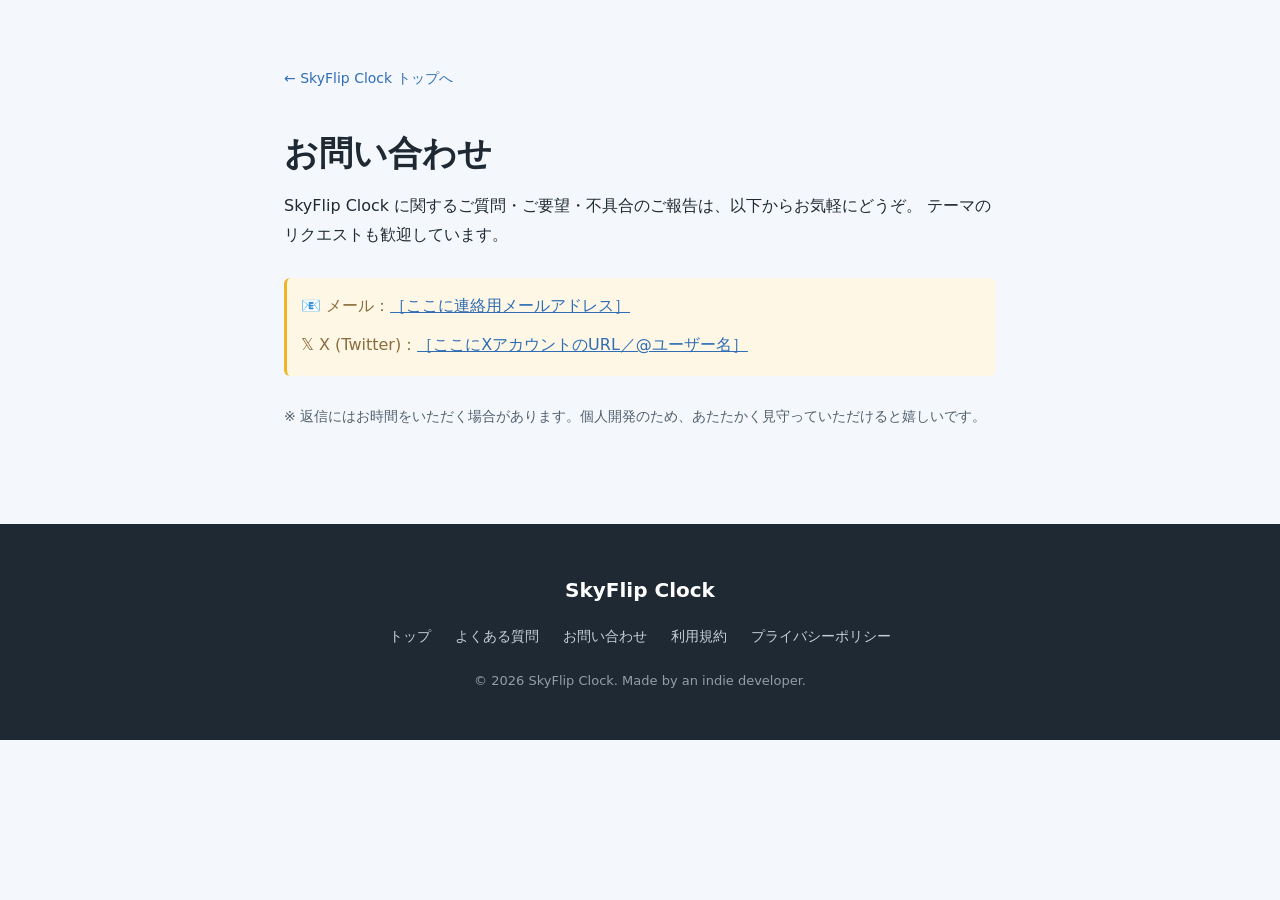
<file: contact.html>
<!DOCTYPE html>
<html lang="ja">
<head>
  <meta charset="UTF-8" />
  <meta name="viewport" content="width=device-width, initial-scale=1.0" />
  <title>お問い合わせ — SkyFlip Clock</title>
  <meta name="description" content="SkyFlip Clock へのお問い合わせ・ご意見・不具合報告はこちらから。" />
  <meta name="robots" content="index, follow" />
  <link rel="icon" type="image/svg+xml" href="favicon.svg" />
  <link rel="stylesheet" href="style.css" />
</head>
<body>
  <main class="legal">
    <a class="legal__back" href="index.html">← SkyFlip Clock トップへ</a>
    <h1 class="legal__title">お問い合わせ</h1>

    <p>
      SkyFlip Clock に関するご質問・ご要望・不具合のご報告は、以下からお気軽にどうぞ。
      テーマのリクエストも歓迎しています。
    </p>

    <!-- ▼▼▼ 後で本物の連絡先に差し替えてください ▼▼▼ -->
    <div class="contact-box legal__placeholder">
      <p>📧 メール：<a href="mailto:example@example.com">［ここに連絡用メールアドレス］</a></p>
      <p>𝕏 X (Twitter)：<a href="#">［ここにXアカウントのURL／@ユーザー名］</a></p>
    </div>
    <!-- ▲▲▲ 差し替えここまで ▲▲▲ -->

    <p class="contact-note">
      ※ 返信にはお時間をいただく場合があります。個人開発のため、あたたかく見守っていただけると嬉しいです。
    </p>
  </main>

  <footer class="footer">
    <p class="footer__brand">SkyFlip Clock</p>
    <nav class="footer__nav">
      <a href="index.html">トップ</a>
      <a href="faq.html">よくある質問</a>
      <a href="contact.html">お問い合わせ</a>
      <a href="terms.html">利用規約</a>
      <a href="privacy.html">プライバシーポリシー</a>
    </nav>
    <p class="footer__copy">© 2026 SkyFlip Clock. Made by an indie developer.</p>
  </footer>
</body>
</html>
</file>
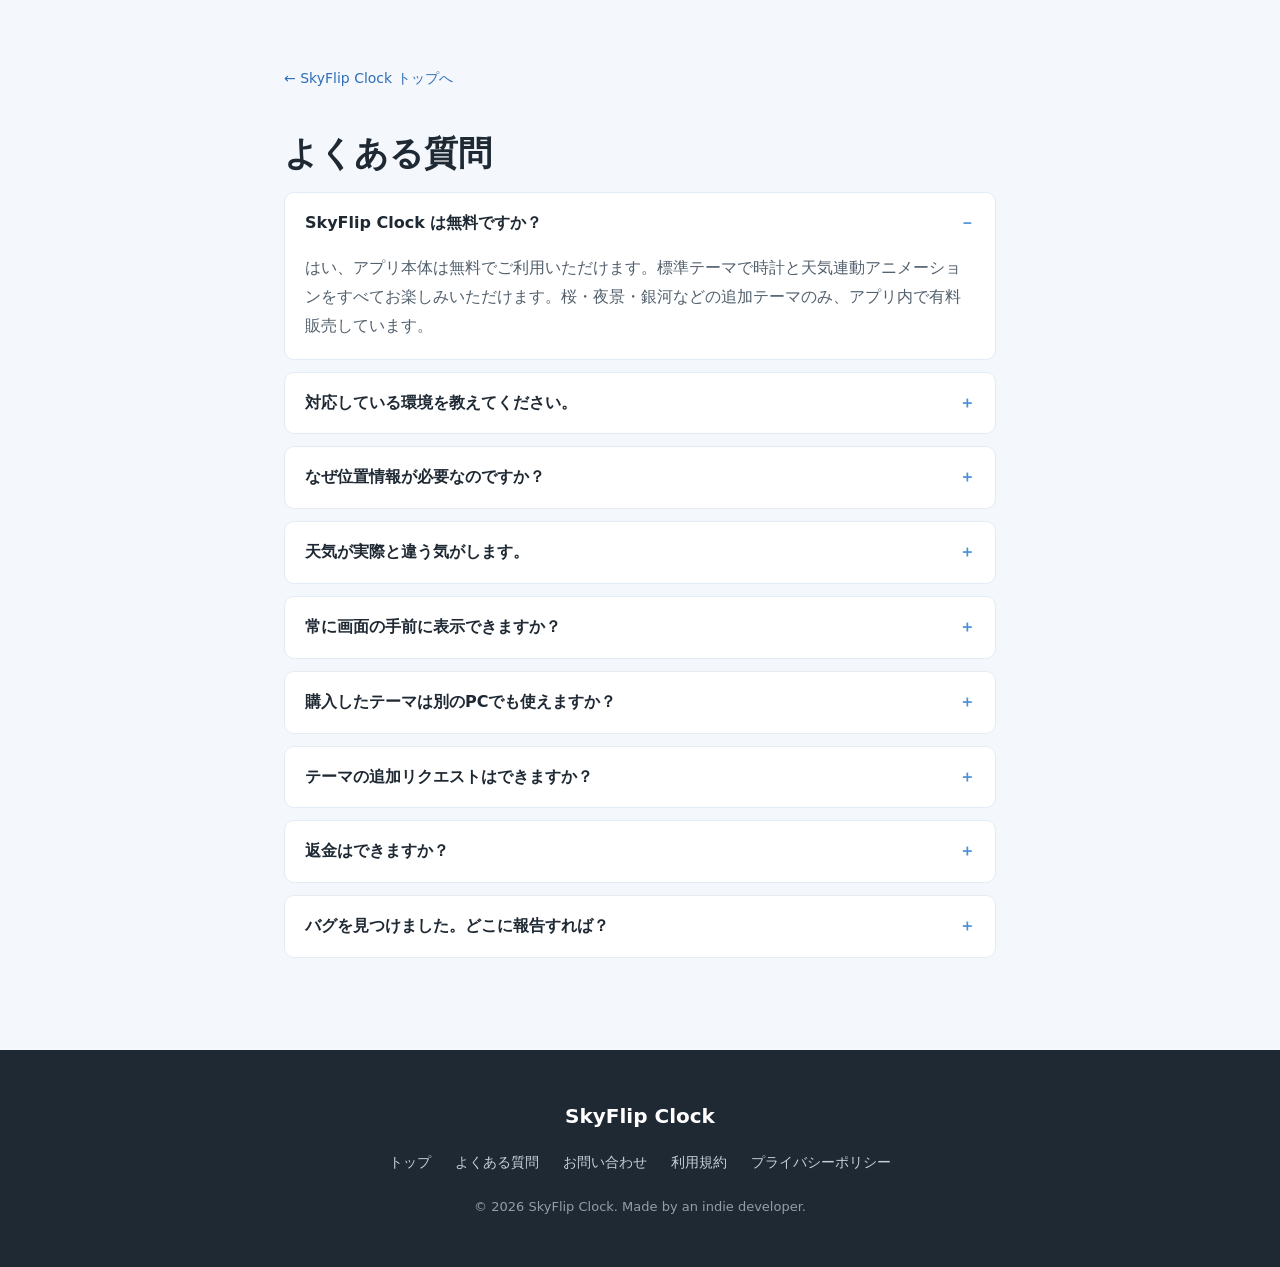
<file: faq.html>
<!DOCTYPE html>
<html lang="ja">
<head>
  <meta charset="UTF-8" />
  <meta name="viewport" content="width=device-width, initial-scale=1.0" />
  <title>よくある質問 — SkyFlip Clock</title>
  <meta name="description" content="SkyFlip Clock のよくある質問。動作環境、天気・位置情報、テーマなどについてお答えします。" />
  <meta name="robots" content="index, follow" />
  <link rel="icon" type="image/svg+xml" href="favicon.svg" />
  <link rel="stylesheet" href="style.css" />
</head>
<body>
  <main class="legal">
    <a class="legal__back" href="index.html">← SkyFlip Clock トップへ</a>
    <h1 class="legal__title">よくある質問</h1>

    <details class="faq-item" open>
      <summary>SkyFlip Clock は無料ですか？</summary>
      <p>はい、アプリ本体は無料でご利用いただけます。標準テーマで時計と天気連動アニメーションをすべてお楽しみいただけます。桜・夜景・銀河などの追加テーマのみ、アプリ内で有料販売しています。</p>
    </details>

    <details class="faq-item">
      <summary>対応している環境を教えてください。</summary>
      <p>Windows 10 および Windows 11 に対応しています。天気情報の取得のためにインターネット接続が必要です。</p>
    </details>

    <details class="faq-item">
      <summary>なぜ位置情報が必要なのですか？</summary>
      <p>お住まいの地域の天気を自動で表示するために使用します。おおよその地域を知るためだけに利用し、精密な位置の追跡や保存は行いません。詳しくは<a href="privacy.html">プライバシーポリシー</a>をご覧ください。</p>
    </details>

    <details class="faq-item">
      <summary>天気が実際と違う気がします。</summary>
      <p>天気データは外部の天気情報サービスから取得しているため、実際の空模様と多少のずれが生じることがあります。また、位置情報の精度によって対象地域がずれている場合もあります。</p>
      <p>そのときは、<strong>地域を手動で設定</strong>することもできます。自動取得された位置が実際とずれている場合は、お住まいの地域を直接指定することで、より正確な天気を表示できます。</p>
    </details>

    <details class="faq-item">
      <summary>常に画面の手前に表示できますか？</summary>
      <p>はい。タイトルバーの📌ボタンを押すと、他のウィンドウより常に手前に表示する「最前面固定」に切り替わります（もう一度押すと解除）。作業中も時計が隠れません。起動直後はオフなので、必要なときだけオンにできます。設定したウィンドウの位置や最前面の状態は次回起動時にも引き継がれます。</p>
    </details>

    <details class="faq-item">
      <summary>購入したテーマは別のPCでも使えますか？</summary>
      <p>同じ Microsoft アカウントでサインインしていれば、Microsoft Store 経由で購入したテーマを他の対応PCでも利用できます。</p>
    </details>

    <details class="faq-item">
      <summary>テーマの追加リクエストはできますか？</summary>
      <p>大歓迎です。<a href="contact.html">お問い合わせページ</a>からお気軽にご要望をお寄せください。今後のアップデートの参考にさせていただきます。</p>
    </details>

    <details class="faq-item">
      <summary>返金はできますか？</summary>
      <p>テーマの購入・返金は Microsoft Store を通じて行われます。返金のご相談は Microsoft のサポートポリシーに従ってお手続きください。</p>
    </details>

    <details class="faq-item">
      <summary>バグを見つけました。どこに報告すれば？</summary>
      <p><a href="contact.html">お問い合わせページ</a>よりご連絡ください。個人開発のため対応にお時間をいただくことがありますが、いただいた報告は必ず確認しています。</p>
    </details>
  </main>

  <footer class="footer">
    <p class="footer__brand">SkyFlip Clock</p>
    <nav class="footer__nav">
      <a href="index.html">トップ</a>
      <a href="faq.html">よくある質問</a>
      <a href="contact.html">お問い合わせ</a>
      <a href="terms.html">利用規約</a>
      <a href="privacy.html">プライバシーポリシー</a>
    </nav>
    <p class="footer__copy">© 2026 SkyFlip Clock. Made by an indie developer.</p>
  </footer>
</body>
</html>
</file>
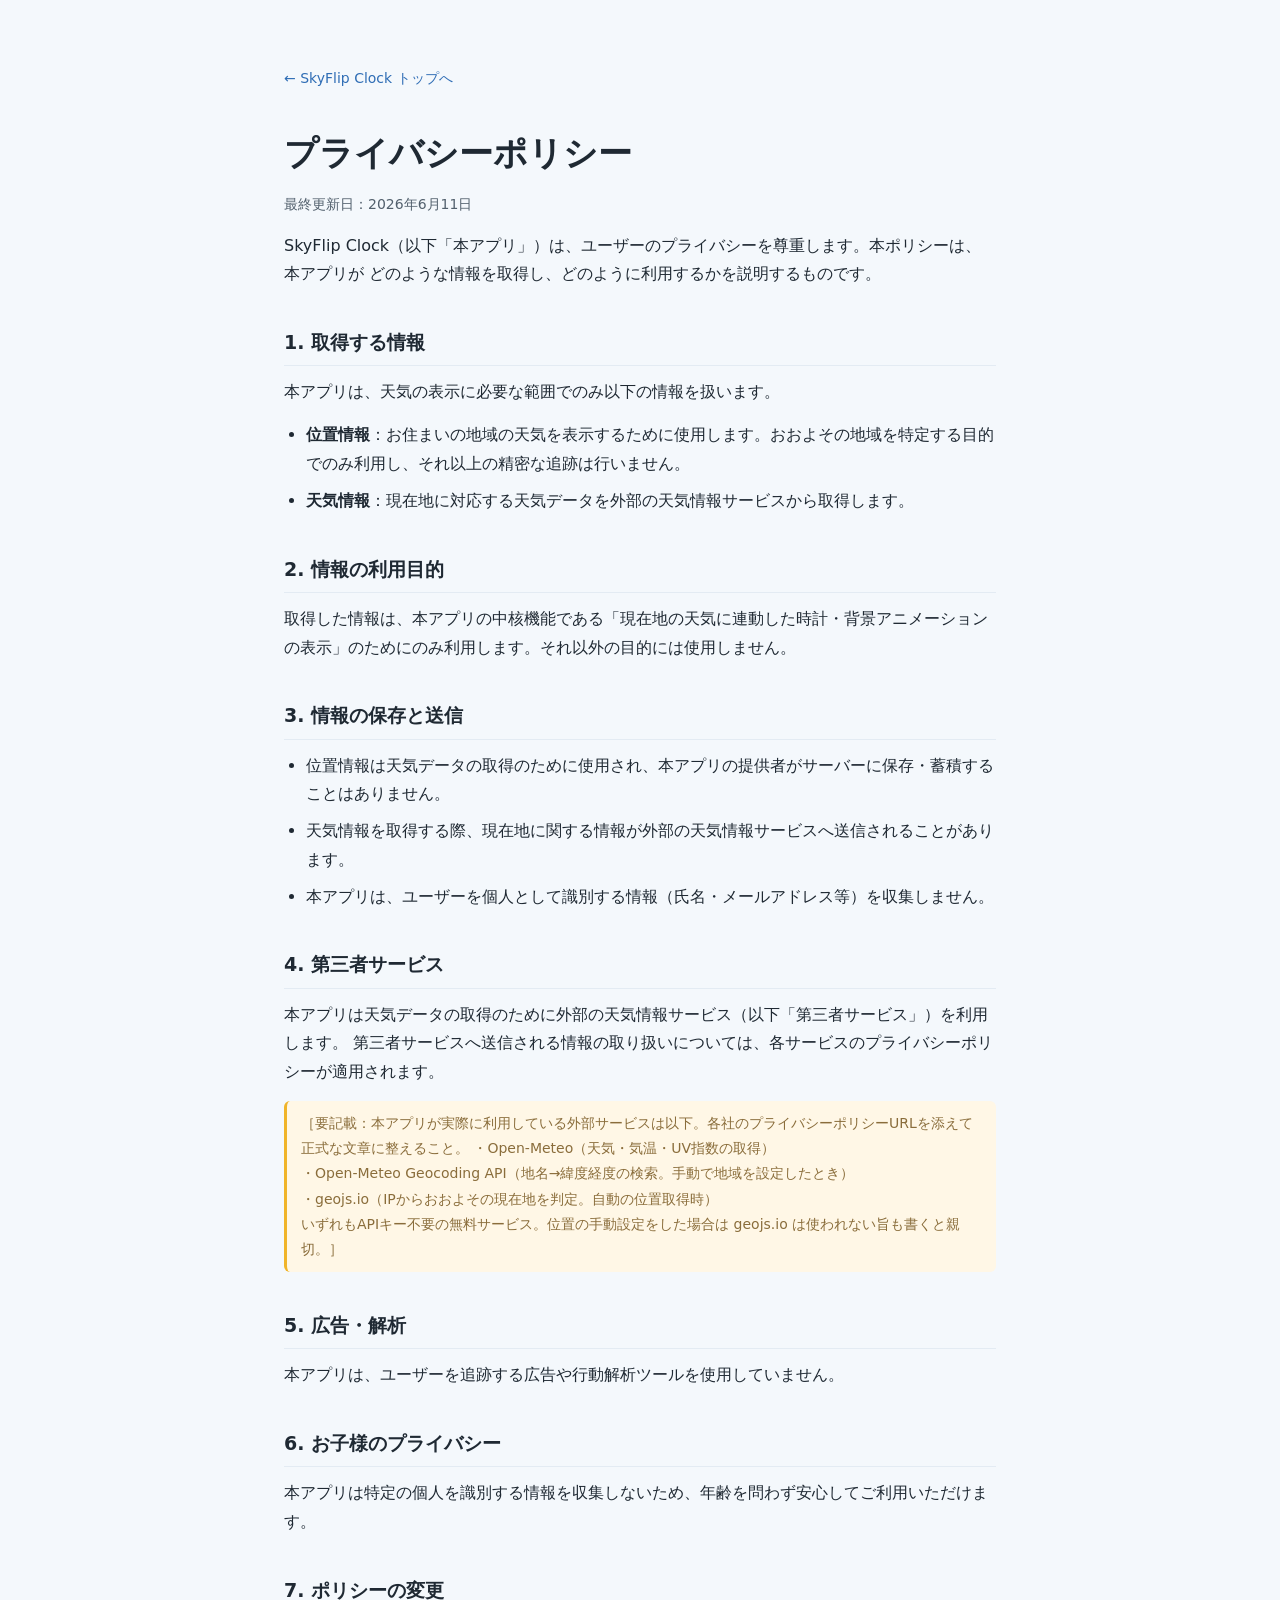
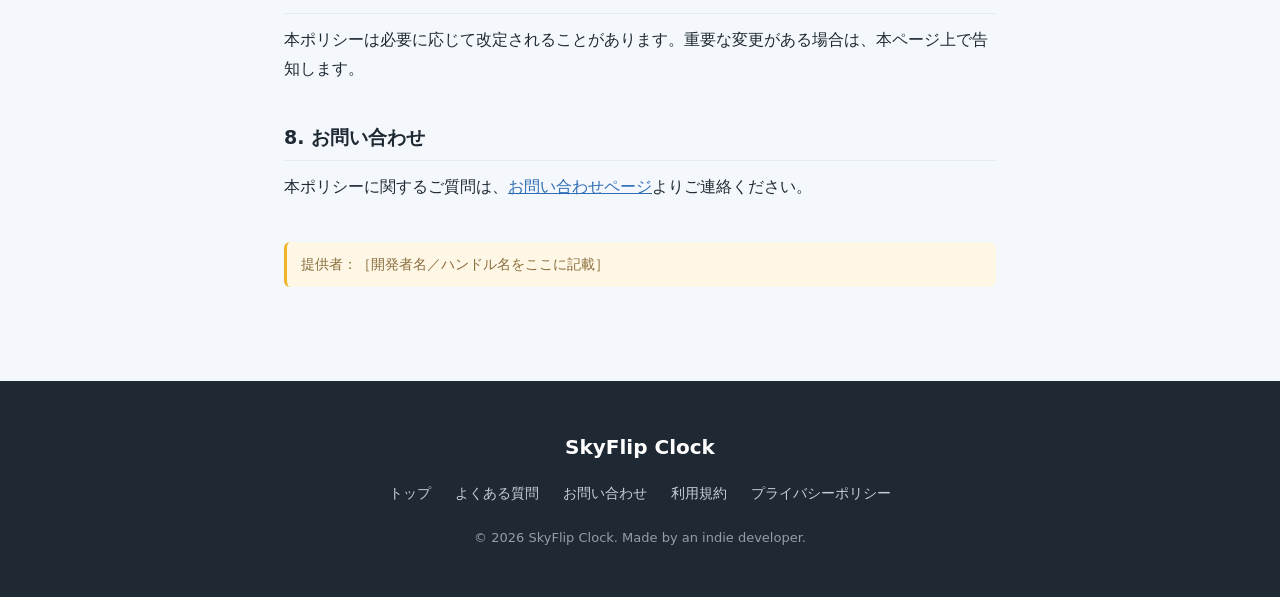
<file: privacy.html>
<!DOCTYPE html>
<html lang="ja">
<head>
  <meta charset="UTF-8" />
  <meta name="viewport" content="width=device-width, initial-scale=1.0" />
  <title>プライバシーポリシー — SkyFlip Clock</title>
  <meta name="description" content="SkyFlip Clock のプライバシーポリシー。位置情報と天気情報の取り扱いについて説明します。" />
  <meta name="robots" content="index, follow" />
  <link rel="icon" type="image/svg+xml" href="favicon.svg" />
  <link rel="stylesheet" href="style.css" />
</head>
<body>
  <main class="legal">
    <a class="legal__back" href="index.html">← SkyFlip Clock トップへ</a>
    <h1 class="legal__title">プライバシーポリシー</h1>
    <p class="legal__updated">最終更新日：2026年6月11日</p>

    <p>
      SkyFlip Clock（以下「本アプリ」）は、ユーザーのプライバシーを尊重します。本ポリシーは、本アプリが
      どのような情報を取得し、どのように利用するかを説明するものです。
    </p>

    <h2>1. 取得する情報</h2>
    <p>本アプリは、天気の表示に必要な範囲でのみ以下の情報を扱います。</p>
    <ul>
      <li><strong>位置情報</strong>：お住まいの地域の天気を表示するために使用します。おおよその地域を特定する目的でのみ利用し、それ以上の精密な追跡は行いません。</li>
      <li><strong>天気情報</strong>：現在地に対応する天気データを外部の天気情報サービスから取得します。</li>
    </ul>

    <h2>2. 情報の利用目的</h2>
    <p>取得した情報は、本アプリの中核機能である「現在地の天気に連動した時計・背景アニメーションの表示」のためにのみ利用します。それ以外の目的には使用しません。</p>

    <h2>3. 情報の保存と送信</h2>
    <ul>
      <li>位置情報は天気データの取得のために使用され、本アプリの提供者がサーバーに保存・蓄積することはありません。</li>
      <li>天気情報を取得する際、現在地に関する情報が外部の天気情報サービスへ送信されることがあります。</li>
      <li>本アプリは、ユーザーを個人として識別する情報（氏名・メールアドレス等）を収集しません。</li>
    </ul>

    <h2>4. 第三者サービス</h2>
    <p>
      本アプリは天気データの取得のために外部の天気情報サービス（以下「第三者サービス」）を利用します。
      第三者サービスへ送信される情報の取り扱いについては、各サービスのプライバシーポリシーが適用されます。
    </p>
    <p class="legal__placeholder">［要記載：本アプリが実際に利用している外部サービスは以下。各社のプライバシーポリシーURLを添えて正式な文章に整えること。
      ・Open-Meteo（天気・気温・UV指数の取得）<br>
      ・Open-Meteo Geocoding API（地名→緯度経度の検索。手動で地域を設定したとき）<br>
      ・geojs.io（IPからおおよその現在地を判定。自動の位置取得時）<br>
      いずれもAPIキー不要の無料サービス。位置の手動設定をした場合は geojs.io は使われない旨も書くと親切。］</p>

    <h2>5. 広告・解析</h2>
    <p>本アプリは、ユーザーを追跡する広告や行動解析ツールを使用していません。</p>

    <h2>6. お子様のプライバシー</h2>
    <p>本アプリは特定の個人を識別する情報を収集しないため、年齢を問わず安心してご利用いただけます。</p>

    <h2>7. ポリシーの変更</h2>
    <p>本ポリシーは必要に応じて改定されることがあります。重要な変更がある場合は、本ページ上で告知します。</p>

    <h2>8. お問い合わせ</h2>
    <p>本ポリシーに関するご質問は、<a href="contact.html">お問い合わせページ</a>よりご連絡ください。</p>

    <p class="legal__owner legal__placeholder">提供者：［開発者名／ハンドル名をここに記載］</p>
  </main>

  <footer class="footer">
    <p class="footer__brand">SkyFlip Clock</p>
    <nav class="footer__nav">
      <a href="index.html">トップ</a>
      <a href="faq.html">よくある質問</a>
      <a href="contact.html">お問い合わせ</a>
      <a href="terms.html">利用規約</a>
      <a href="privacy.html">プライバシーポリシー</a>
    </nav>
    <p class="footer__copy">© 2026 SkyFlip Clock. Made by an indie developer.</p>
  </footer>
</body>
</html>
</file>
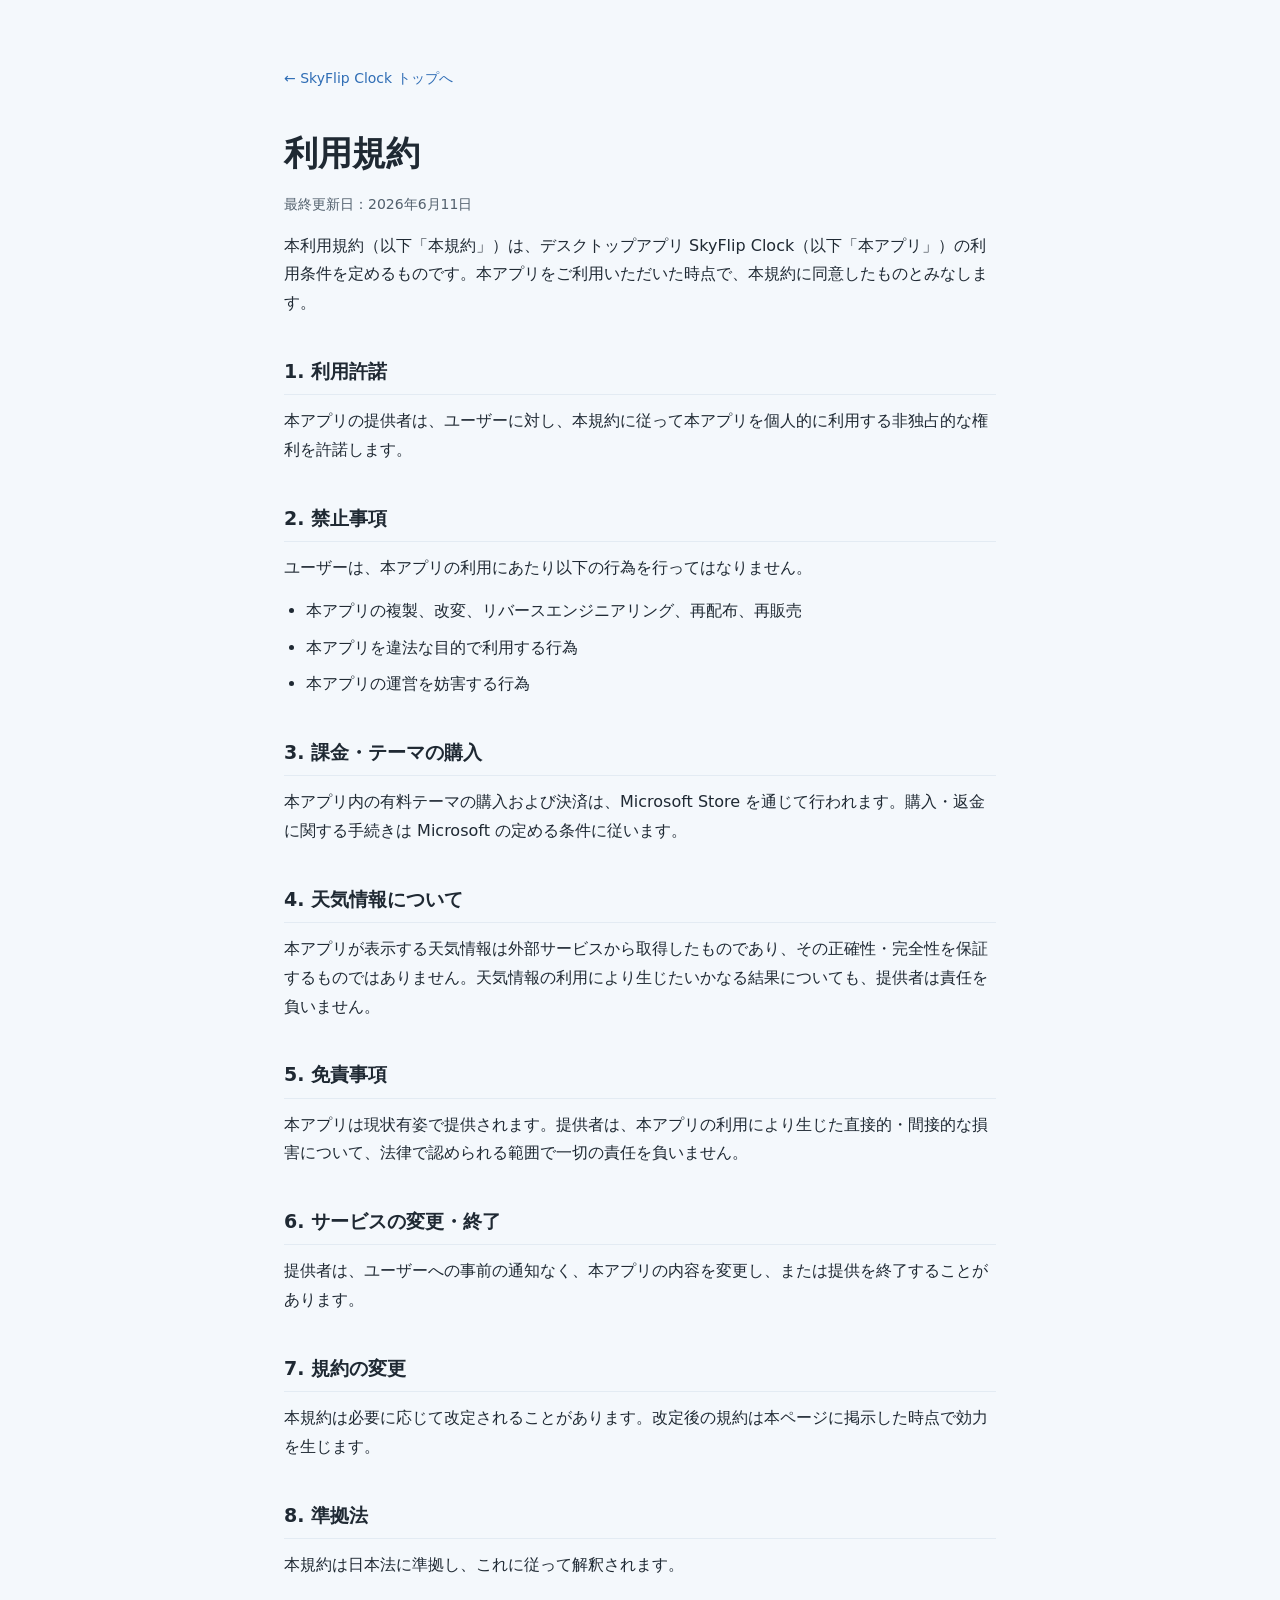
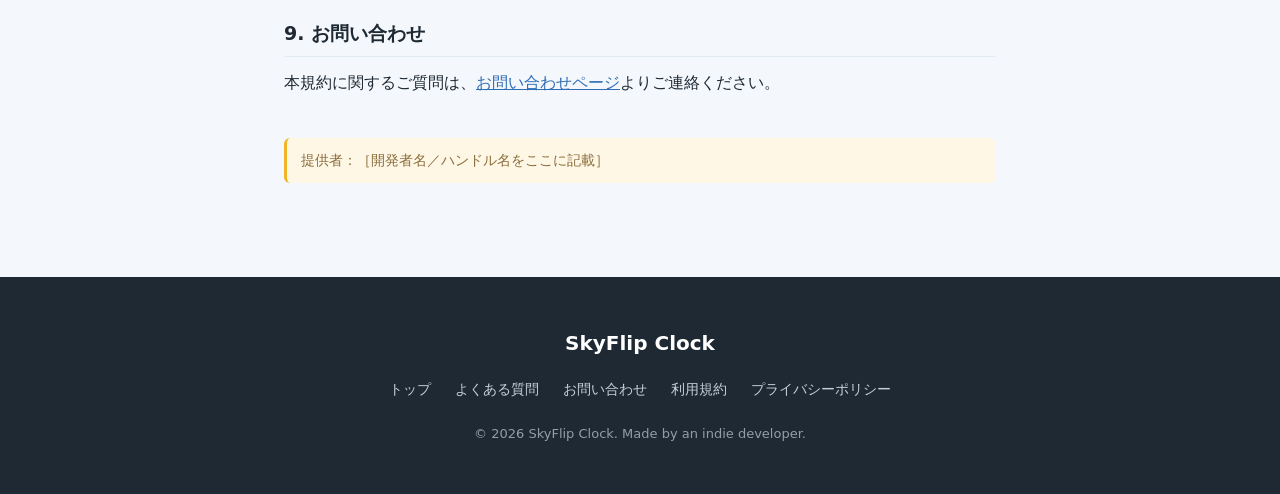
<file: terms.html>
<!DOCTYPE html>
<html lang="ja">
<head>
  <meta charset="UTF-8" />
  <meta name="viewport" content="width=device-width, initial-scale=1.0" />
  <title>利用規約 — SkyFlip Clock</title>
  <meta name="description" content="SkyFlip Clock の利用規約。" />
  <meta name="robots" content="index, follow" />
  <link rel="icon" type="image/svg+xml" href="favicon.svg" />
  <link rel="stylesheet" href="style.css" />
</head>
<body>
  <main class="legal">
    <a class="legal__back" href="index.html">← SkyFlip Clock トップへ</a>
    <h1 class="legal__title">利用規約</h1>
    <p class="legal__updated">最終更新日：2026年6月11日</p>

    <p>本利用規約（以下「本規約」）は、デスクトップアプリ SkyFlip Clock（以下「本アプリ」）の利用条件を定めるものです。本アプリをご利用いただいた時点で、本規約に同意したものとみなします。</p>

    <h2>1. 利用許諾</h2>
    <p>本アプリの提供者は、ユーザーに対し、本規約に従って本アプリを個人的に利用する非独占的な権利を許諾します。</p>

    <h2>2. 禁止事項</h2>
    <p>ユーザーは、本アプリの利用にあたり以下の行為を行ってはなりません。</p>
    <ul>
      <li>本アプリの複製、改変、リバースエンジニアリング、再配布、再販売</li>
      <li>本アプリを違法な目的で利用する行為</li>
      <li>本アプリの運営を妨害する行為</li>
    </ul>

    <h2>3. 課金・テーマの購入</h2>
    <p>本アプリ内の有料テーマの購入および決済は、Microsoft Store を通じて行われます。購入・返金に関する手続きは Microsoft の定める条件に従います。</p>

    <h2>4. 天気情報について</h2>
    <p>本アプリが表示する天気情報は外部サービスから取得したものであり、その正確性・完全性を保証するものではありません。天気情報の利用により生じたいかなる結果についても、提供者は責任を負いません。</p>

    <h2>5. 免責事項</h2>
    <p>本アプリは現状有姿で提供されます。提供者は、本アプリの利用により生じた直接的・間接的な損害について、法律で認められる範囲で一切の責任を負いません。</p>

    <h2>6. サービスの変更・終了</h2>
    <p>提供者は、ユーザーへの事前の通知なく、本アプリの内容を変更し、または提供を終了することがあります。</p>

    <h2>7. 規約の変更</h2>
    <p>本規約は必要に応じて改定されることがあります。改定後の規約は本ページに掲示した時点で効力を生じます。</p>

    <h2>8. 準拠法</h2>
    <p>本規約は日本法に準拠し、これに従って解釈されます。</p>

    <h2>9. お問い合わせ</h2>
    <p>本規約に関するご質問は、<a href="contact.html">お問い合わせページ</a>よりご連絡ください。</p>

    <p class="legal__owner legal__placeholder">提供者：［開発者名／ハンドル名をここに記載］</p>
  </main>

  <footer class="footer">
    <p class="footer__brand">SkyFlip Clock</p>
    <nav class="footer__nav">
      <a href="index.html">トップ</a>
      <a href="faq.html">よくある質問</a>
      <a href="contact.html">お問い合わせ</a>
      <a href="terms.html">利用規約</a>
      <a href="privacy.html">プライバシーポリシー</a>
    </nav>
    <p class="footer__copy">© 2026 SkyFlip Clock. Made by an indie developer.</p>
  </footer>
</body>
</html>
</file>
<file: style.css>
/* ===== ベース ===== */
:root {
  --sky-top: #adceef;
  --ink: #1f2933;
  --ink-soft: #52606d;
  --accent: #4a90d9;
  --accent-dark: #2f6db5;
  --bg-soft: #f4f8fc;
  --card: #ffffff;
  --radius: 16px;
  --maxw: 1040px;
}

* { box-sizing: border-box; margin: 0; padding: 0; }

html { scroll-behavior: smooth; }

body {
  font-family: "Hiragino Sans", "Yu Gothic UI", "Segoe UI", system-ui, sans-serif;
  color: var(--ink);
  line-height: 1.8;
  background: var(--bg-soft);
  -webkit-font-smoothing: antialiased;
}

section { padding: 96px 24px; }

.section__title {
  font-size: clamp(24px, 4vw, 34px);
  text-align: center;
  margin-bottom: 12px;
  letter-spacing: 0.04em;
}

.section__sub {
  text-align: center;
  color: var(--ink-soft);
  margin-bottom: 48px;
}

/* ===== ボタン ===== */
.btn {
  display: inline-block;
  padding: 14px 32px;
  border-radius: 999px;
  font-weight: 600;
  text-decoration: none;
  transition: transform .15s ease, box-shadow .15s ease;
}
.btn--primary {
  background: var(--accent);
  color: #fff;
  box-shadow: 0 8px 24px rgba(74, 144, 217, .35);
}
.btn--primary:hover {
  transform: translateY(-2px);
  box-shadow: 0 12px 30px rgba(74, 144, 217, .45);
  background: var(--accent-dark);
}
.btn--lg { padding: 18px 44px; font-size: 18px; }

/* ===== ① ヒーロー ===== */
.hero {
  position: relative;
  height: 100vh;
  min-height: 560px;
  display: flex;
  align-items: center;
  justify-content: center;
  overflow: hidden;
  text-align: center;
}
.hero__bg {
  position: absolute;
  inset: 0;
  width: 100%;
  height: 100%;
  object-fit: cover;
}
.hero__overlay {
  position: absolute;
  inset: 0;
  background: linear-gradient(180deg, rgba(20,40,70,.25), rgba(20,40,70,.55));
}
.hero__content {
  position: relative;
  color: #fff;
  padding: 0 24px;
}
.hero__title {
  font-size: clamp(40px, 8vw, 80px);
  font-weight: 700;
  letter-spacing: 0.04em;
  text-shadow: 0 4px 24px rgba(0,0,0,.4);
}
.hero__copy {
  font-size: clamp(20px, 3.5vw, 30px);
  margin: 16px 0 8px;
  text-shadow: 0 2px 12px rgba(0,0,0,.4);
}
.hero__sub {
  font-size: 16px;
  opacity: .9;
  margin-bottom: 36px;
}

/* ===== ② コンセプト ===== */
.concept {
  max-width: 720px;
  margin: 0 auto;
  text-align: center;
}
.concept__lead {
  font-size: clamp(20px, 3vw, 26px);
  font-weight: 600;
  margin-bottom: 24px;
}
.concept__body { color: var(--ink-soft); }

/* ===== ③ 特徴 ===== */
.features {
  max-width: var(--maxw);
  margin: 0 auto;
  display: grid;
  grid-template-columns: repeat(auto-fit, minmax(240px, 1fr));
  gap: 32px;
  background: #fff;
  border-radius: var(--radius);
}
.feature { text-align: center; padding: 16px; }
.feature__icon { font-size: 44px; margin-bottom: 12px; }
.feature__title { font-size: 20px; margin-bottom: 8px; }
.feature__text { color: var(--ink-soft); font-size: 15px; }

/* ===== ③.5 一日の移ろい ===== */
.story {
  max-width: var(--maxw);
  margin: 0 auto;
}
.story-flow {
  display: grid;
  grid-template-columns: repeat(auto-fit, minmax(200px, 1fr));
  gap: 20px;
}
.story-step {
  background: #fff;
  border-radius: var(--radius);
  overflow: hidden;
  box-shadow: 0 6px 20px rgba(30,50,80,.06);
  text-align: center;
  padding-bottom: 20px;
}
.story-step__sky {
  height: 110px;
  position: relative;
}
/* 朝昼夕夜の空色。実機の配色に合わせる（昼＝オレンジ／夜＝青の対比が SkyFlip の特徴） */
.story-step__sky--morning { background: linear-gradient(180deg, #d98a3c, #f0b46e); } /* 朝＝オレンジ */
.story-step__sky--noon    { background: linear-gradient(180deg, #cd8237, #e0a85a); } /* 昼＝黄金オレンジ */
.story-step__sky--evening { background: linear-gradient(180deg, #5c2832, #b85a3a); } /* 夕＝赤・ピンク→橙 */
.story-step__sky--night   { background: linear-gradient(180deg, #061030, #1a2a5a); } /* 夜＝深い青 */
/* 昼：太陽（光芒＋グロー＋本体）。アプリの drawCelestial を再現 */
.story-step__sky--noon::before {
  content: "";
  position: absolute;
  top: 14px; left: 50%;
  width: 64px; height: 64px;
  transform: translateX(-50%);
  /* 放射する光芒（円錐グラデの繰り返し） */
  background:
    repeating-conic-gradient(from 0deg,
      rgba(255,225,150,.55) 0deg 4deg,
      transparent 4deg 30deg);
  -webkit-mask: radial-gradient(circle, #000 8px, transparent 26px);
          mask: radial-gradient(circle, #000 8px, transparent 26px);
}
.story-step__sky--noon::after {
  content: "";
  position: absolute;
  top: 24px; left: 50%;
  width: 26px; height: 26px;
  transform: translateX(-50%);
  border-radius: 50%;
  /* 本体：中心が白く、ふちがオレンジ＋グロー */
  background: radial-gradient(circle, #fffdf2 30%, #ffe39a 70%, #ffc869 100%);
  box-shadow: 0 0 18px 8px rgba(255, 214, 120, .65);
}
/* 夜：月（満ち欠け＋やわらかいグロー）。アプリの月を再現 */
.story-step__sky--night::after {
  content: "";
  position: absolute;
  top: 20px; right: 26px;
  width: 28px; height: 28px;
  border-radius: 50%;
  background: #eef0ff;
  box-shadow:
    -8px 0 0 -1px #0c1c4e,            /* 右が光る上弦風の満ち欠け */
    0 0 16px 5px rgba(220, 230, 255, .4); /* ソフトなグロー */
}
.story-step__time { margin: 16px 0 6px; font-size: 18px; }
.story-step__text { color: var(--ink-soft); font-size: 13.5px; padding: 0 16px; line-height: 1.7; }
.story-note { text-align: center; margin-top: 28px; color: var(--ink-soft); font-size: 14px; }

/* ===== ④ テーマ ===== */
.themes { max-width: var(--maxw); margin: 0 auto; }
.theme-grid {
  display: grid;
  grid-template-columns: repeat(auto-fit, minmax(200px, 1fr));
  gap: 24px;
}
.theme-card {
  background: var(--card);
  border-radius: var(--radius);
  overflow: hidden;
  text-align: center;
  padding-bottom: 20px;
  box-shadow: 0 6px 20px rgba(30,50,80,.06);
  transition: transform .15s ease;
}
.theme-card:hover { transform: translateY(-4px); }
.theme-card__thumb {
  height: 140px;
  background-size: cover;
  background-position: center;
}
/* 画像ができるまでの仮グラデーション。あとで background-image に差し替え（アプリの実テーマに寄せた色味） */
.theme-card__thumb--default { background: linear-gradient(135deg, #aed6f1, #d6eaf8); }
.theme-card__thumb--sakura  {
  background:
    radial-gradient(circle at 15% 90%, rgba(120,80,90,.5) 0 8%, transparent 9%),
    linear-gradient(135deg, #f8d0dd, #fbe9ef);
}
/* ネオン夜景：サイバーパンク（シアン×マゼンタ＋足元のグリッド） */
.theme-card__thumb--night {
  background:
    repeating-linear-gradient(0deg, rgba(0,230,255,.10) 0 1px, transparent 1px 7px),
    radial-gradient(circle at 30% 100%, rgba(255,40,150,.55), transparent 55%),
    radial-gradient(circle at 75% 90%, rgba(0,220,255,.40), transparent 55%),
    linear-gradient(135deg, #140a2e, #3a1060 60%, #1a0a3a);
}
/* 深宇宙と銀河：カラフルな星雲＋惑星の気配 */
.theme-card__thumb--galaxy  {
  background:
    radial-gradient(circle at 80% 30%, rgba(217,139,90,.85) 0 6%, transparent 7%),
    radial-gradient(circle at 25% 35%, rgba(40,200,200,.30), transparent 45%),
    radial-gradient(circle at 60% 70%, rgba(230,80,160,.30), transparent 50%),
    linear-gradient(135deg, #1b1040, #4a2d7a 55%, #2a1b5a);
}
.theme-card__body { padding: 18px 18px 4px; text-align: left; }
.theme-card__name { margin: 0 0 8px; font-size: 18px; }
.theme-card__desc {
  color: var(--ink-soft);
  font-size: 13.5px;
  line-height: 1.7;
  min-height: 4.2em;
  margin-bottom: 12px;
}
.theme-card__price { color: var(--accent-dark); font-weight: 700; font-size: 17px; }
.theme-card__price--free { color: #2e9e6b; }
.theme-note {
  text-align: center;
  margin-top: 16px;
  color: var(--ink-soft);
  font-size: 14px;
}
.theme-bundle {
  margin-top: 40px;
  text-align: center;
  background: #fff;
  border: 1px dashed var(--accent);
  border-radius: var(--radius);
  padding: 28px 24px;
}
.theme-bundle__lead { font-weight: 600; margin-bottom: 8px; }
.theme-bundle__price { font-size: 18px; color: var(--ink); }
.theme-bundle__price strong { color: var(--accent-dark); font-size: 22px; }
.theme-bundle__save { color: #2e9e6b; font-size: 14px; font-weight: 600; }

/* ===== ⑤ ダウンロード ===== */
.download {
  text-align: center;
  background: linear-gradient(180deg, #eaf4fc, #f4f8fc);
}
.download__note { margin-top: 16px; color: var(--ink-soft); font-size: 14px; }

/* ===== ⑥ フッター ===== */
.footer {
  text-align: center;
  padding: 48px 24px;
  background: #1f2933;
  color: #c5cfd9;
}
.footer__brand { font-size: 20px; font-weight: 600; color: #fff; margin-bottom: 16px; }
.footer__nav { display: flex; gap: 24px; justify-content: center; flex-wrap: wrap; margin-bottom: 20px; }
.footer__nav a { color: #c5cfd9; text-decoration: none; font-size: 14px; }
.footer__nav a:hover { color: #fff; }
.footer__copy { font-size: 13px; opacity: .7; }

/* ===== 法務/お問い合わせページ（privacy.html / contact.html） ===== */
.legal {
  max-width: 760px;
  margin: 0 auto;
  padding: 64px 24px 80px;
}
.legal__back {
  display: inline-block;
  color: var(--accent-dark);
  text-decoration: none;
  font-size: 14px;
  margin-bottom: 32px;
}
.legal__back:hover { text-decoration: underline; }
.legal__title { font-size: clamp(26px, 4vw, 34px); margin-bottom: 8px; }
.legal__updated { color: var(--ink-soft); font-size: 14px; margin-bottom: 32px; }
.legal h2 {
  font-size: 19px;
  margin: 36px 0 12px;
  padding-bottom: 6px;
  border-bottom: 1px solid #e3ebf3;
}
.legal p { margin-bottom: 14px; }
.legal ul { margin: 0 0 14px 1.4em; }
.legal li { margin-bottom: 8px; }
.legal a { color: var(--accent-dark); }
/* 後で差し替える仮テキストを目立たせる */
.legal__placeholder {
  background: #fff7e6;
  border-left: 3px solid #f0b429;
  padding: 10px 14px;
  border-radius: 6px;
  color: #8a6d3b;
  font-size: 14px;
}
.legal__owner { margin-top: 40px; }

.contact-box {
  margin: 28px 0;
  line-height: 2.2;
  font-size: 16px;
}
.contact-box p { margin-bottom: 4px; }
.contact-note { color: var(--ink-soft); font-size: 14px; margin-top: 24px; }

/* FAQ アコーディオン */
.faq-item {
  border: 1px solid #e3ebf3;
  border-radius: 10px;
  margin-bottom: 12px;
  background: #fff;
  overflow: hidden;
}
.faq-item summary {
  cursor: pointer;
  padding: 16px 20px;
  font-weight: 600;
  list-style: none;
  position: relative;
  transition: background .15s ease;
}
.faq-item summary::-webkit-details-marker { display: none; }
.faq-item summary::after {
  content: "＋";
  position: absolute;
  right: 20px;
  color: var(--accent);
  transition: transform .2s ease;
}
.faq-item[open] summary::after { content: "－"; }
.faq-item summary:hover { background: var(--bg-soft); }
.faq-item p {
  padding: 0 20px 18px;
  color: var(--ink-soft);
  margin: 0;
}

/* ===== 404ページ ===== */
.notfound {
  min-height: 100vh;
  display: flex;
  flex-direction: column;
  align-items: center;
  justify-content: center;
  text-align: center;
  padding: 40px 24px;
  background: linear-gradient(180deg, #14233f, #2c3e60);
  color: #fff;
}
.notfound__sky {
  position: relative;
  width: 120px;
  height: 120px;
  margin-bottom: 8px;
}
.notfound__moon {
  position: absolute;
  inset: 0;
  border-radius: 50%;
  background: #f4f1e0;
  box-shadow: -22px 0 0 -2px #2c3e60, 0 0 40px rgba(244,241,224,.4); /* 三日月＋淡い光 */
}
.notfound__code {
  font-size: clamp(56px, 12vw, 96px);
  font-weight: 700;
  letter-spacing: 0.08em;
  margin: 8px 0;
}
.notfound__lead { font-size: clamp(18px, 3vw, 24px); margin-bottom: 8px; }
.notfound__text { color: #c5cfd9; margin-bottom: 32px; }
</file>
